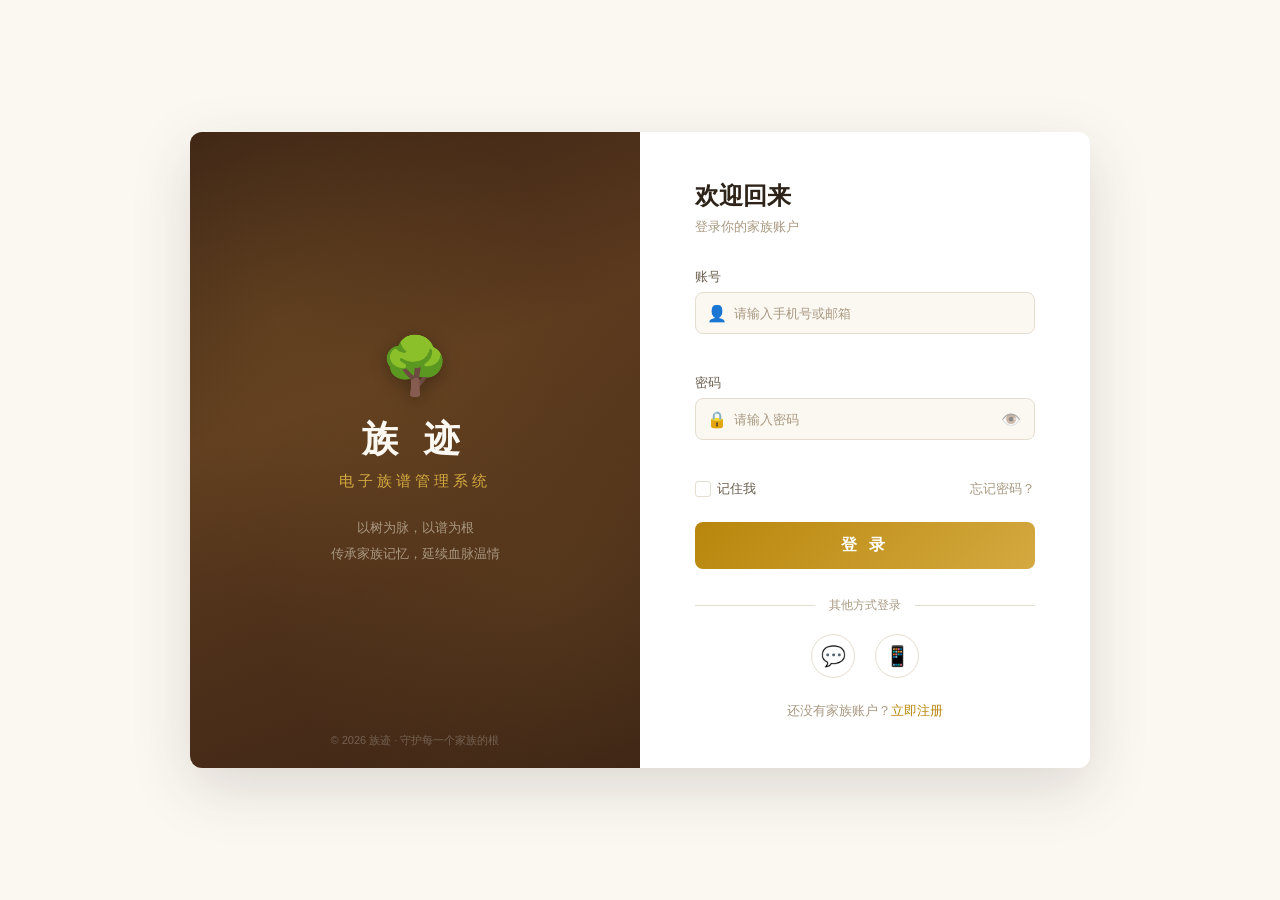
<file: zupu_demo/src/main/resources/static/login.html>
<!DOCTYPE html>
<html lang="zh-CN">
<head>
<meta charset="UTF-8">
<meta name="viewport" content="width=device-width, initial-scale=1.0">
<title>族迹 · 登录</title>
<link rel="stylesheet" href="css/login.css">
</head>
<body>

<div class="login-wrapper">
  <!-- 左侧品牌区 -->
  <div class="brand-panel">
    <div class="brand-content">
      <div class="brand-icon">🌳</div>
      <h1 class="brand-title">族 迹</h1>
      <p class="brand-subtitle">电子族谱管理系统</p>
      <p class="brand-desc">以树为脉，以谱为根<br>传承家族记忆，延续血脉温情</p>
    </div>
    <div class="brand-footer">© 2026 族迹 · 守护每一个家族的根</div>
  </div>

  <!-- 右侧登录区 -->
  <div class="login-panel">
    <div class="login-card">
      <h2 class="login-title">欢迎回来</h2>
      <p class="login-sub">登录你的家族账户</p>

      <form id="loginForm" novalidate>
        <!-- 账号 -->
        <div class="form-group">
          <label for="username">账号</label>
          <div class="input-wrap">
            <span class="input-icon">👤</span>
            <input
              type="text"
              id="username"
              placeholder="请输入手机号或邮箱"
              autocomplete="username"
              required
            >
          </div>
          <span class="error-msg" id="usernameError"></span>
        </div>

        <!-- 密码 -->
        <div class="form-group">
          <label for="password">密码</label>
          <div class="input-wrap">
            <span class="input-icon">🔒</span>
            <input
              type="password"
              id="password"
              placeholder="请输入密码"
              autocomplete="current-password"
              required
            >
            <button type="button" class="toggle-pwd" id="togglePwd" title="显示密码">👁️</button>
          </div>
          <span class="error-msg" id="passwordError"></span>
        </div>

        <!-- 记住我 & 忘记密码 -->
        <div class="form-row">
          <label class="checkbox-label">
            <input type="checkbox" id="rememberMe">
            <span class="checkmark"></span>
            记住我
          </label>
          <a href="#" class="forgot-link">忘记密码？</a>
        </div>

        <!-- 登录按钮 -->
        <button type="submit" class="btn-login" id="loginBtn">
          <span class="btn-text">登 录</span>
          <span class="btn-spinner" id="loginSpinner"></span>
        </button>
      </form>

      <!-- 分隔线 -->
      <div class="divider">
        <span>其他方式登录</span>
      </div>

      <!-- 第三方登录 -->
      <div class="social-login">
        <button class="social-btn wechat" title="微信登录">💬</button>
        <button class="social-btn sms" title="短信验证码登录">📱</button>
      </div>

      <!-- 注册入口 -->
      <p class="register-tip">
        还没有家族账户？<a href="#">立即注册</a>
      </p>
    </div>
  </div>
</div>

<!-- Toast -->
<div class="toast" id="toast"></div>

<script src="js/login.js"></script>
</body>
</html>
</file>
<file: zupu_demo/src/main/resources/static/css/login.css>
/* ====== CSS Variables ====== */
:root {
  --paper: #FBF8F2;
  --card: #FFFFFF;
  --ink: #2D2318;
  --ink-med: #6B5E4F;
  --ink-light: #A89880;
  --gold: #B8860B;
  --gold-light: #D4A940;
  --gold-pale: #F5ECD7;
  --rose: #C4736E;
  --border: #E5DDD0;
  --shadow: 0 2px 12px rgba(45,35,24,0.06);
  --radius: 8px;
  --radius-sm: 6px;
  --radius-lg: 12px;
}

* { margin: 0; padding: 0; box-sizing: border-box; }

body {
  background: var(--paper);
  color: var(--ink);
  font-family: "PingFang SC", "Hiragino Sans GB", "Microsoft YaHei", sans-serif;
  height: 100vh;
  display: flex;
  align-items: center;
  justify-content: center;
}

/* ====== Layout ====== */
.login-wrapper {
  display: flex;
  width: 900px;
  min-height: 560px;
  border-radius: var(--radius-lg);
  overflow: hidden;
  box-shadow: 0 20px 60px rgba(45,35,24,0.15);
}

/* ====== Brand Panel (Left) ====== */
.brand-panel {
  flex: 1;
  background: linear-gradient(160deg, #3C2415 0%, #5C3A1E 40%, #3C2415 100%);
  color: #FBF8F2;
  display: flex;
  flex-direction: column;
  align-items: center;
  justify-content: center;
  padding: 48px 36px;
  position: relative;
  overflow: hidden;
}
.brand-panel::before {
  content: '';
  position: absolute;
  inset: 0;
  background:
    radial-gradient(circle at 20% 30%, rgba(212,169,64,0.1) 0%, transparent 50%),
    radial-gradient(circle at 80% 70%, rgba(212,169,64,0.08) 0%, transparent 50%);
}
.brand-content {
  position: relative;
  text-align: center;
  z-index: 1;
}
.brand-icon {
  font-size: 56px;
  margin-bottom: 16px;
  filter: drop-shadow(0 4px 8px rgba(0,0,0,0.3));
}
.brand-title {
  font-size: 36px;
  font-weight: 700;
  letter-spacing: 8px;
  margin-bottom: 8px;
}
.brand-subtitle {
  font-size: 15px;
  color: var(--gold-light);
  letter-spacing: 4px;
  margin-bottom: 24px;
}
.brand-desc {
  font-size: 13px;
  color: #A89880;
  line-height: 2;
}
.brand-footer {
  position: absolute;
  bottom: 20px;
  font-size: 11px;
  color: rgba(255,255,255,0.25);
  z-index: 1;
}

/* ====== Login Panel (Right) ====== */
.login-panel {
  flex: 1;
  background: var(--card);
  display: flex;
  align-items: center;
  justify-content: center;
  padding: 48px 36px;
}
.login-card {
  width: 100%;
  max-width: 340px;
}
.login-title {
  font-size: 24px;
  font-weight: 700;
  color: var(--ink);
  margin-bottom: 6px;
}
.login-sub {
  font-size: 13px;
  color: var(--ink-light);
  margin-bottom: 32px;
}

/* ====== Form ====== */
.form-group {
  margin-bottom: 20px;
}
.form-group label {
  display: block;
  font-size: 13px;
  color: var(--ink-med);
  margin-bottom: 6px;
  font-weight: 500;
}
.input-wrap {
  position: relative;
  display: flex;
  align-items: center;
}
.input-icon {
  position: absolute;
  left: 12px;
  font-size: 16px;
  pointer-events: none;
  z-index: 1;
}
.input-wrap input {
  width: 100%;
  padding: 12px 14px 12px 38px;
  border: 1px solid var(--border);
  border-radius: var(--radius);
  font-size: 14px;
  background: var(--paper);
  color: var(--ink);
  outline: none;
  transition: all 0.2s;
  font-family: inherit;
}
.input-wrap input:focus {
  border-color: var(--gold);
  box-shadow: 0 0 0 3px rgba(184,134,11,0.1);
  background: #fff;
}
.input-wrap input::placeholder {
  color: var(--ink-light);
  font-size: 13px;
}
/* validation states */
.input-wrap input.error {
  border-color: #C0392B;
  box-shadow: 0 0 0 3px rgba(192,57,43,0.08);
}
.input-wrap input.success {
  border-color: #4A9C5D;
}

.error-msg {
  display: block;
  font-size: 11px;
  color: #C0392B;
  margin-top: 4px;
  min-height: 16px;
}

/* Toggle password */
.toggle-pwd {
  position: absolute;
  right: 10px;
  background: none;
  border: none;
  font-size: 16px;
  cursor: pointer;
  padding: 4px;
  opacity: 0.5;
  transition: opacity 0.15s;
}
.toggle-pwd:hover { opacity: 1; }

/* Remember & Forgot */
.form-row {
  display: flex;
  align-items: center;
  justify-content: space-between;
  margin-bottom: 24px;
}
.checkbox-label {
  display: flex;
  align-items: center;
  gap: 6px;
  font-size: 13px;
  color: var(--ink-med);
  cursor: pointer;
  user-select: none;
}
.checkbox-label input[type="checkbox"] {
  display: none;
}
.checkmark {
  width: 16px;
  height: 16px;
  border: 1px solid var(--border);
  border-radius: 3px;
  display: inline-flex;
  align-items: center;
  justify-content: center;
  transition: all 0.15s;
  font-size: 10px;
  color: transparent;
}
.checkbox-label input:checked + .checkmark {
  background: var(--gold);
  border-color: var(--gold);
  color: #fff;
}
.forgot-link {
  font-size: 13px;
  color: var(--ink-light);
  text-decoration: none;
  transition: color 0.15s;
}
.forgot-link:hover { color: var(--gold); }

/* Login button */
.btn-login {
  width: 100%;
  padding: 13px;
  background: linear-gradient(135deg, #B8860B 0%, #D4A940 100%);
  color: #fff;
  border: none;
  border-radius: var(--radius);
  font-size: 16px;
  font-weight: 600;
  cursor: pointer;
  letter-spacing: 4px;
  transition: all 0.2s;
  position: relative;
  overflow: hidden;
}
.btn-login:hover {
  background: linear-gradient(135deg, #9E7209 0%, #C49A30 100%);
  box-shadow: 0 4px 16px rgba(184,134,11,0.35);
}
.btn-login:active { transform: scale(0.98); }
.btn-login.loading {
  pointer-events: none;
  opacity: 0.8;
}
.btn-login.loading .btn-text { visibility: hidden; }
.btn-login.loading .btn-spinner {
  display: block;
}
.btn-spinner {
  display: none;
  position: absolute;
  inset: 0;
  margin: auto;
  width: 22px;
  height: 22px;
  border: 2px solid rgba(255,255,255,0.3);
  border-top-color: #fff;
  border-radius: 50%;
  animation: spin 0.6s linear infinite;
}
@keyframes spin {
  to { transform: rotate(360deg); }
}

/* Divider */
.divider {
  display: flex;
  align-items: center;
  margin: 28px 0 20px;
  color: var(--ink-light);
  font-size: 12px;
}
.divider::before,
.divider::after {
  content: '';
  flex: 1;
  height: 1px;
  background: var(--border);
}
.divider span {
  padding: 0 14px;
}

/* Social login */
.social-login {
  display: flex;
  justify-content: center;
  gap: 20px;
  margin-bottom: 24px;
}
.social-btn {
  width: 44px;
  height: 44px;
  border-radius: 50%;
  border: 1px solid var(--border);
  background: var(--card);
  font-size: 20px;
  cursor: pointer;
  display: flex;
  align-items: center;
  justify-content: center;
  transition: all 0.2s;
}
.social-btn:hover {
  border-color: var(--gold);
  box-shadow: 0 4px 12px rgba(184,134,11,0.15);
  transform: translateY(-2px);
}

/* Register tip */
.register-tip {
  text-align: center;
  font-size: 13px;
  color: var(--ink-light);
}
.register-tip a {
  color: var(--gold);
  text-decoration: none;
  font-weight: 500;
}
.register-tip a:hover { text-decoration: underline; }

/* ====== Toast ====== */
.toast {
  position: fixed;
  top: 24px;
  left: 50%;
  transform: translateX(-50%) translateY(-120px);
  background: var(--ink);
  color: #fff;
  padding: 12px 24px;
  border-radius: var(--radius);
  font-size: 14px;
  box-shadow: 0 8px 24px rgba(0,0,0,0.2);
  z-index: 9999;
  transition: transform 0.3s ease;
  pointer-events: none;
}
.toast.show {
  transform: translateX(-50%) translateY(0);
}
.toast.success { background: #2E7D32; }
.toast.error { background: #C0392B; }

/* ====== Scrollbar ====== */
::-webkit-scrollbar { width: 5px; }
::-webkit-scrollbar-track { background: transparent; }
::-webkit-scrollbar-thumb { background: #D9CEBB; border-radius: 10px; }

/* ====== Responsive ====== */
@media (max-width: 750px) {
  .login-wrapper {
    flex-direction: column;
    width: 92vw;
    min-height: auto;
  }
  .brand-panel {
    padding: 32px 24px;
  }
  .brand-icon { font-size: 40px; }
  .brand-title { font-size: 28px; letter-spacing: 6px; }
  .brand-desc { display: none; }
  .brand-footer { display: none; }
  .login-panel {
    padding: 32px 24px;
  }
}
</file>
